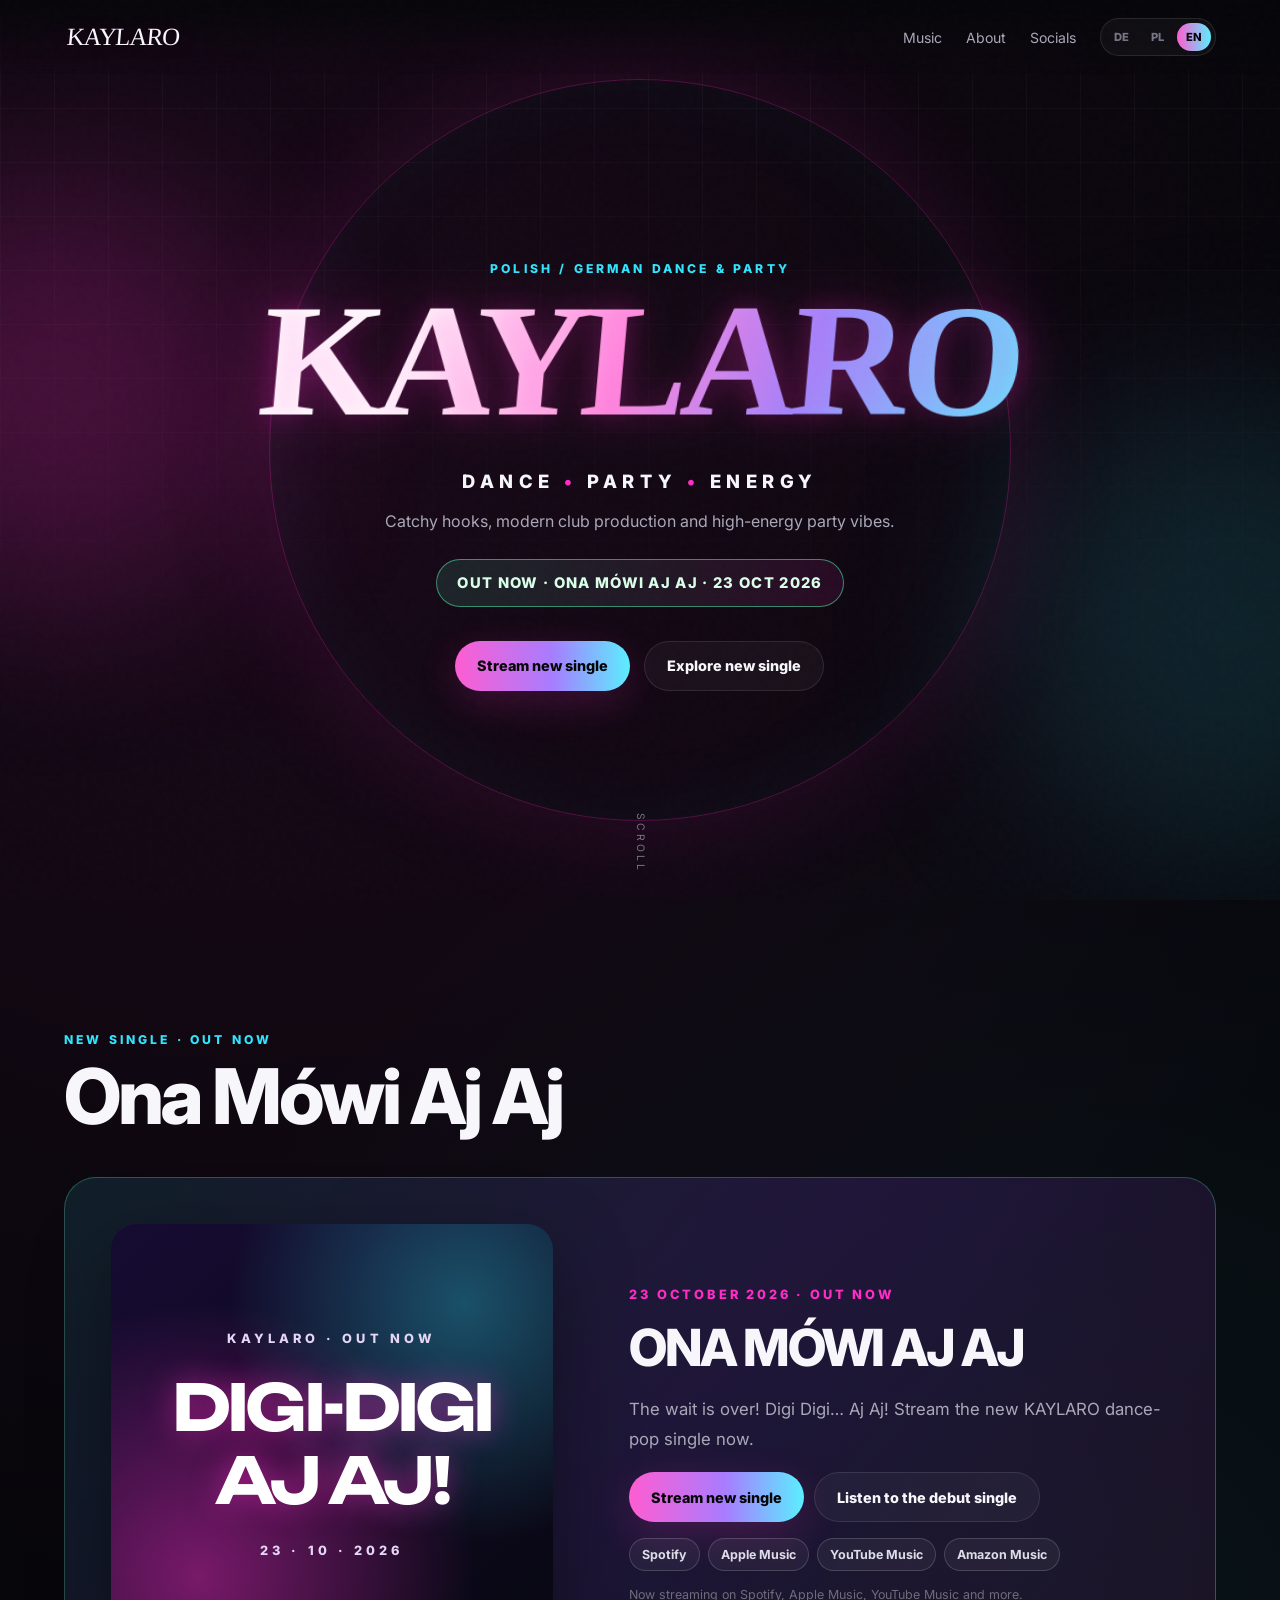
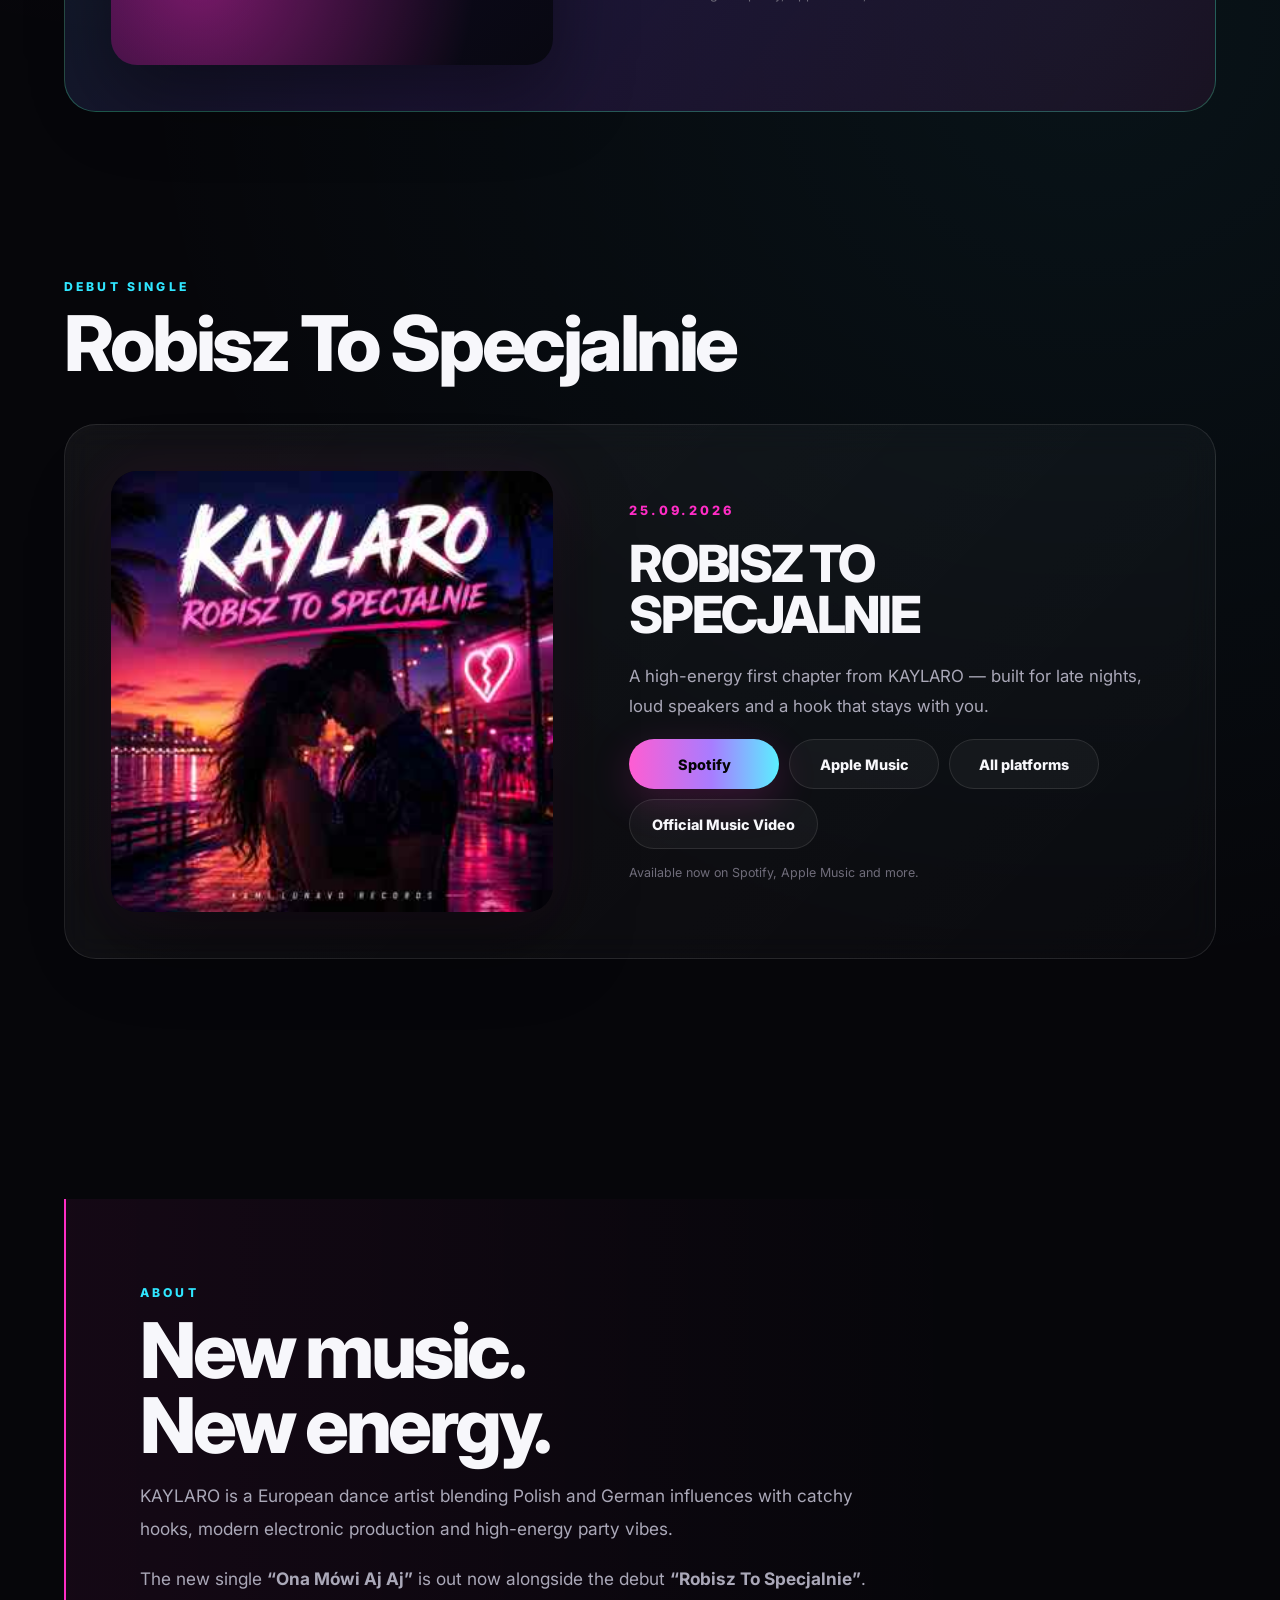
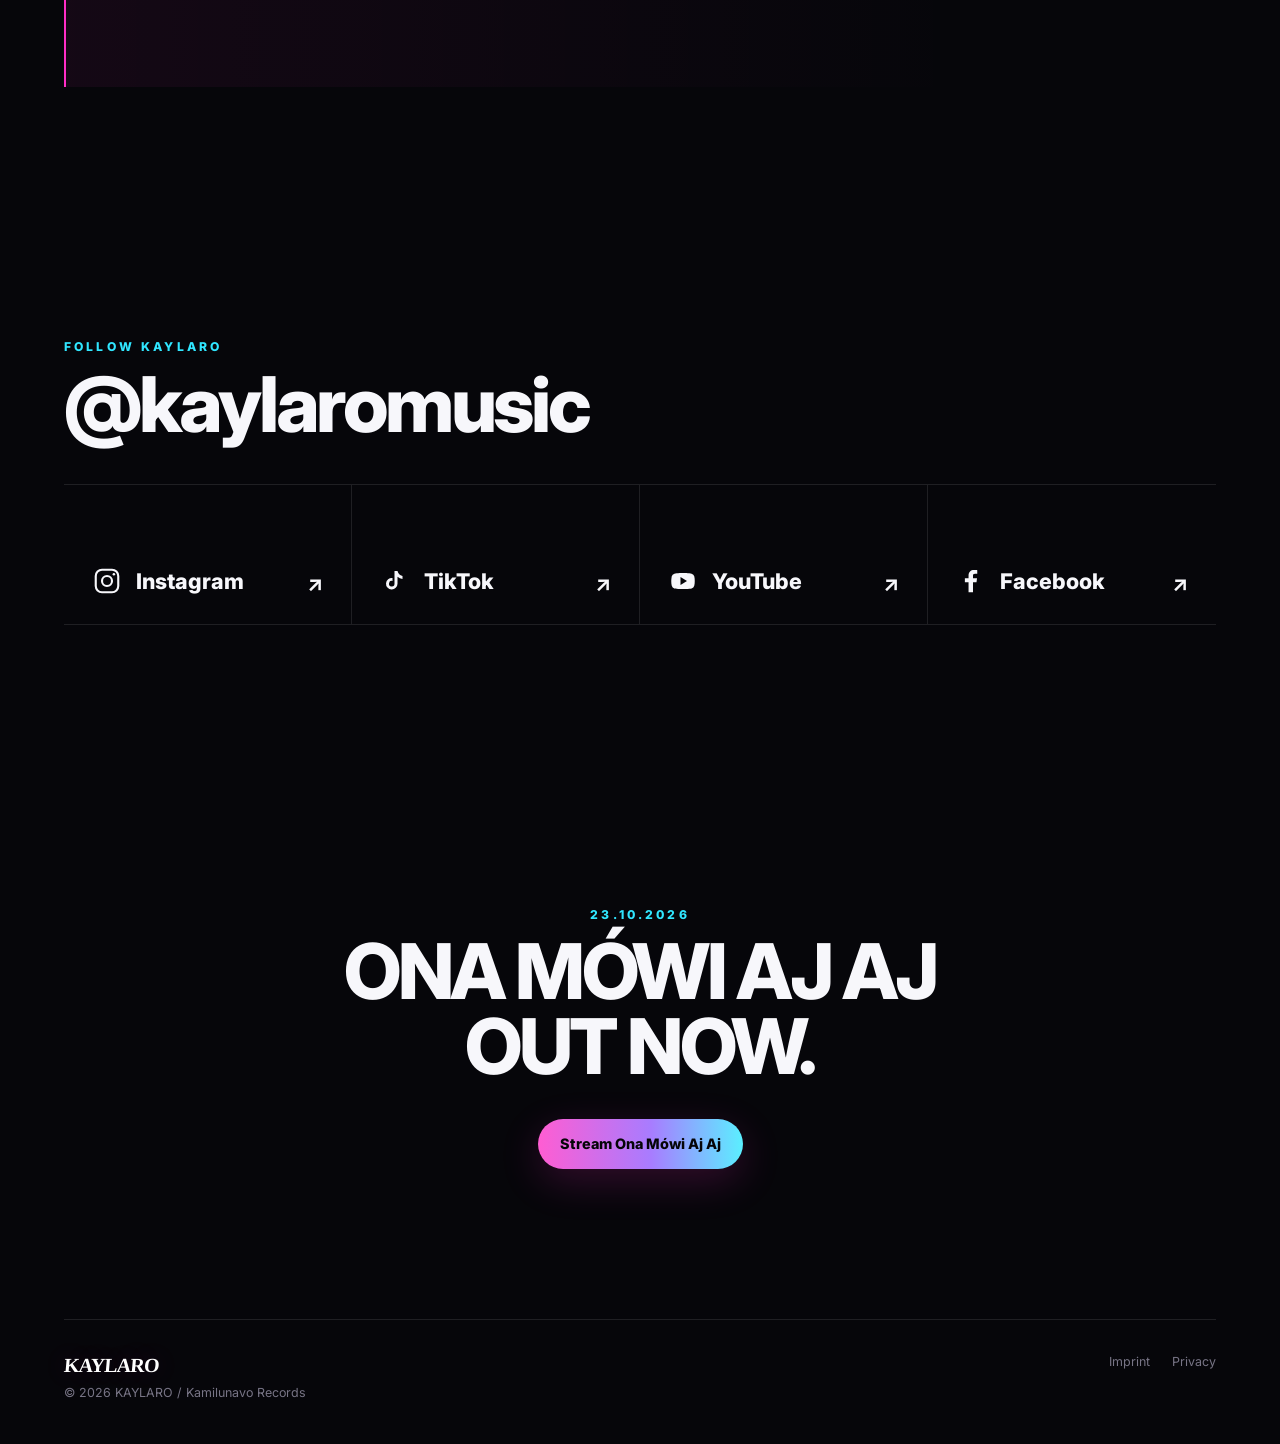
<file: index.html>
<!doctype html>
<html lang="en">
<head>
  <meta charset="utf-8">
  <meta name="viewport" content="width=device-width, initial-scale=1">
  <meta name="theme-color" content="#07070b">
  <meta name="description" content="KAYLARO — Polish dance-pop & party music. Ona Mówi Aj Aj is OUT NOW — listen on Spotify, Apple Music, YouTube Music and more.">
  <meta property="og:title" content="KAYLARO — Dance • Party • Energy">
  <meta property="og:description" content="KAYLARO — Ona Mówi Aj Aj is OUT NOW! Digi Digi Aj Aj — stream the new single today.">
  <meta property="og:type" content="website">
  <meta property="og:url" content="https://kaylaromusic.com/">
  <title>KAYLARO — Dance • Party • Energy</title>
  <link rel="preconnect" href="https://fonts.googleapis.com">
  <link rel="preconnect" href="https://fonts.gstatic.com" crossorigin>
  <link href="https://fonts.googleapis.com/css2?family=Inter:wght@400;500;600;700;800&family=Permanent+Marker&family=Unbounded:wght@600;700;800&display=swap" rel="stylesheet">
  <link rel="stylesheet" href="styles.css?v=20261023">
</head>
<body>
  <div class="noise" aria-hidden="true"></div>

  <header class="site-header">
    <a class="brand logo-brush" href="#top" aria-label="KAYLARO home">KAYLARO</a>
    <div class="header-right">
      <nav class="nav" aria-label="Main navigation">
        <a href="#music" data-i18n="navMusic">Music</a>
        <a href="#about" data-i18n="navAbout">About</a>
        <a href="#socials" data-i18n="navSocials">Socials</a>
      </nav>
      <div class="language-switch" aria-label="Language">
        <button type="button" data-lang="de">DE</button>
        <button type="button" data-lang="pl">PL</button>
        <button type="button" data-lang="en">EN</button>
      </div>
    </div>
  </header>

  <main id="top">
    <section class="hero">
      <div class="hero-glow hero-glow-a"></div>
      <div class="hero-glow hero-glow-b"></div>
      <div class="grid" aria-hidden="true"></div>

      <div class="hero-content reveal">
        <p class="eyebrow" data-i18n="eyebrow">POLISH / GERMAN DANCE & PARTY</p>
        <h1 class="logo-brush">KAYLARO</h1>
        <p class="tagline">DANCE <span>•</span> PARTY <span>•</span> ENERGY</p>
        <p class="hero-copy" data-i18n="heroCopy">Catchy hooks, modern club production and high-energy party vibes.</p>
        <p class="hero-upcoming" data-i18n="heroUpcoming">OUT NOW · ONA MÓWI AJ AJ · 23 OCT 2026</p>
        <div class="hero-actions">
          <a class="button button-primary" href="https://distrokid.com/hyperfollow/kaylaro/ona-mwi-aj-aj" target="_blank" rel="noopener noreferrer" data-i18n="listenDebut">Listen now</a>
          <a class="button button-secondary" href="#upcoming" data-i18n="discover">New single details</a>
        </div>
      </div>

      <a class="scroll-cue" href="#upcoming" aria-label="Scroll to next release" data-i18n="scroll">SCROLL</a>
    </section>

    <section class="upcoming section" id="upcoming">
      <div class="section-heading reveal">
        <p class="kicker" data-i18n="upcomingLabel">NEW SINGLE · OUT NOW</p>
        <h2>Ona Mówi Aj Aj</h2>
      </div>
      <div class="upcoming-card reveal">
        <div class="upcoming-art" aria-label="Ona Mówi Aj Aj — new single">
          <span class="upcoming-art-small">KAYLARO · OUT NOW</span>
          <strong>DIGI-DIGI<br>AJ AJ!</strong>
          <span class="upcoming-art-date">23 · 10 · 2026</span>
        </div>
        <div class="release-info">
          <p class="release-date" data-i18n="upcomingDate">23 OCTOBER 2026 · OUT NOW</p>
          <h3>ONA MÓWI AJ AJ</h3>
          <p data-i18n="upcomingCopy">The wait is over! Digi Digi… Aj Aj! Stream the new KAYLARO dance-pop single now.</p>
          <div class="streaming-links">
            <a class="button button-primary" href="https://distrokid.com/hyperfollow/kaylaro/ona-mwi-aj-aj" target="_blank" rel="noopener noreferrer" data-i18n="followRelease">Stream new single</a>
            <a class="button button-secondary" href="#music" data-i18n="listenCurrent">Listen to the debut single</a>
          </div>
          <div class="release-platforms" aria-label="Available music services"><span>Spotify</span><span>Apple Music</span><span>YouTube Music</span><span>Amazon Music</span></div>
          <p class="microcopy" data-i18n="upcomingNote">Now streaming on Spotify, Apple Music, YouTube Music and more.</p>
        </div>
      </div>
    </section>

    <section class="release section" id="music">
      <div class="section-heading reveal">
        <p class="kicker" data-i18n="debutSingle">DEBUT SINGLE</p>
        <h2>Robisz To Specjalnie</h2>
      </div>

      <div class="release-card reveal">
        <div class="cover cover-real">
          <img src="[data-uri]" alt="KAYLARO — Robisz To Specjalnie cover">
        </div>
        <div class="release-info">
          <p class="release-date">25.09.2026</p>
          <h3>ROBISZ TO SPECJALNIE</h3>
          <p data-i18n="releaseCopy">A high-energy first chapter from KAYLARO — built for late nights, loud speakers and a hook that stays with you.</p>
          <div class="streaming-links">
            <a class="button button-primary" href="https://open.spotify.com/intl-de/track/2t96qWbnBcPGl6YbeKv056?si=1fbdd401dd6b4bc0" target="_blank" rel="noopener noreferrer" data-i18n="spotify">Spotify</a>
            <a class="button button-secondary" href="https://music.apple.com/de/album/robisz-to-specjalnie/6807611992?i=6807611993" target="_blank" rel="noopener noreferrer" data-i18n="appleMusic">Apple Music</a>
            <a class="button button-secondary" href="https://distrokid.com/hyperfollow/kaylaro/robisz-to-specjalnie" target="_blank" rel="noopener noreferrer" data-i18n="allPlatforms">All platforms</a>
            <a class="button button-secondary" href="https://youtu.be/-U8qtlFfJmU" target="_blank" rel="noopener noreferrer" data-i18n="officialVideo">Official Music Video</a>
          </div>
          <p class="microcopy" data-i18n="streamingNow">Available now on Spotify, Apple Music and more.</p>
        </div>
      </div>
    </section>

    <section class="about section" id="about">
      <div class="about-panel reveal">
        <p class="kicker" data-i18n="aboutLabel">ABOUT</p>
        <h2 data-i18n-html="aboutTitle">New music.<br>New energy.</h2>
        <p data-i18n="aboutCopy">KAYLARO is a European dance artist blending Polish and German influences with catchy hooks, modern electronic production and high-energy party vibes.</p>
        <p data-i18n-html="aboutRelease">The new single <strong>“Ona Mówi Aj Aj”</strong> is out now alongside the debut <strong>“Robisz To Specjalnie”</strong>.</p>
      </div>
    </section>

    <section class="socials section" id="socials">
      <div class="section-heading reveal">
        <p class="kicker" data-i18n="follow">FOLLOW KAYLARO</p>
        <h2>@kaylaromusic</h2>
      </div>
      <div class="social-grid reveal">
        <a href="https://www.instagram.com/kaylaromusic" target="_blank" rel="noopener noreferrer">
          <div class="social-name"><svg viewBox="0 0 24 24" aria-hidden="true"><rect x="3" y="3" width="18" height="18" rx="5"/><circle cx="12" cy="12" r="4"/><circle cx="17.5" cy="6.5" r="1" class="fill"/></svg><span>Instagram</span></div><b>↗</b>
        </a>
        <a href="https://www.tiktok.com/@kaylaromusic" target="_blank" rel="noopener noreferrer">
          <div class="social-name"><svg viewBox="0 0 24 24" aria-hidden="true"><path d="M14 4v10.1a4.6 4.6 0 1 1-4-4.55V12a2.2 2.2 0 1 0 1.6 2.1V4h2.4c.55 2.15 1.8 3.45 4 3.9v2.4A7.2 7.2 0 0 1 14 8.6"/></svg><span>TikTok</span></div><b>↗</b>
        </a>
        <a href="https://www.youtube.com/@kaylaromusic" target="_blank" rel="noopener noreferrer">
          <div class="social-name"><svg viewBox="0 0 24 24" aria-hidden="true"><path d="M21 8.2a3 3 0 0 0-2.1-2.1C17 5.6 12 5.6 12 5.6s-5 0-6.9.5A3 3 0 0 0 3 8.2 31 31 0 0 0 2.6 12c0 1.3.1 2.6.4 3.8a3 3 0 0 0 2.1 2.1c1.9.5 6.9.5 6.9.5s5 0 6.9-.5a3 3 0 0 0 2.1-2.1c.3-1.2.4-2.5.4-3.8s-.1-2.6-.4-3.8Z"/><path class="fill-dark" d="m10 15.2 5.2-3.2L10 8.8Z"/></svg><span>YouTube</span></div><b>↗</b>
        </a>
        <a href="https://www.facebook.com/profile.php?id=61594863861682" target="_blank" rel="noopener noreferrer">
          <div class="social-name"><svg viewBox="0 0 24 24" aria-hidden="true"><path d="M13.6 21v-8h2.8l.42-3.18H13.6V7.8c0-.92.26-1.55 1.62-1.55H17V3.4c-.31-.04-1.37-.13-2.61-.13-2.58 0-4.35 1.58-4.35 4.47v2.08H7.1V13h2.94v8h3.56Z"/></svg><span>Facebook</span></div><b>↗</b>
        </a>
      </div>
    </section>

    <section class="final-cta section reveal">
      <p class="kicker">23.10.2026</p>
      <h2 data-i18n-html="coming">ONA MÓWI AJ AJ<br>OUT NOW.</h2>
      <a class="button button-primary" href="https://distrokid.com/hyperfollow/kaylaro/ona-mwi-aj-aj" target="_blank" rel="noopener noreferrer" data-i18n="listenTrack">Stream Ona Mówi Aj Aj</a>
    </section>
  </main>

  <footer>
    <div><strong class="logo-brush">KAYLARO</strong><span>© 2026 KAYLARO / Kamilunavo Records</span></div>
    <div class="footer-links">
      <a href="impressum.html" data-i18n="imprint">Imprint</a>
      <a href="privacy.html" data-i18n="privacy">Privacy</a>
    </div>
  </footer>

  <script src="script.js?v=20261023"></script>
</body>
</html>
</file>
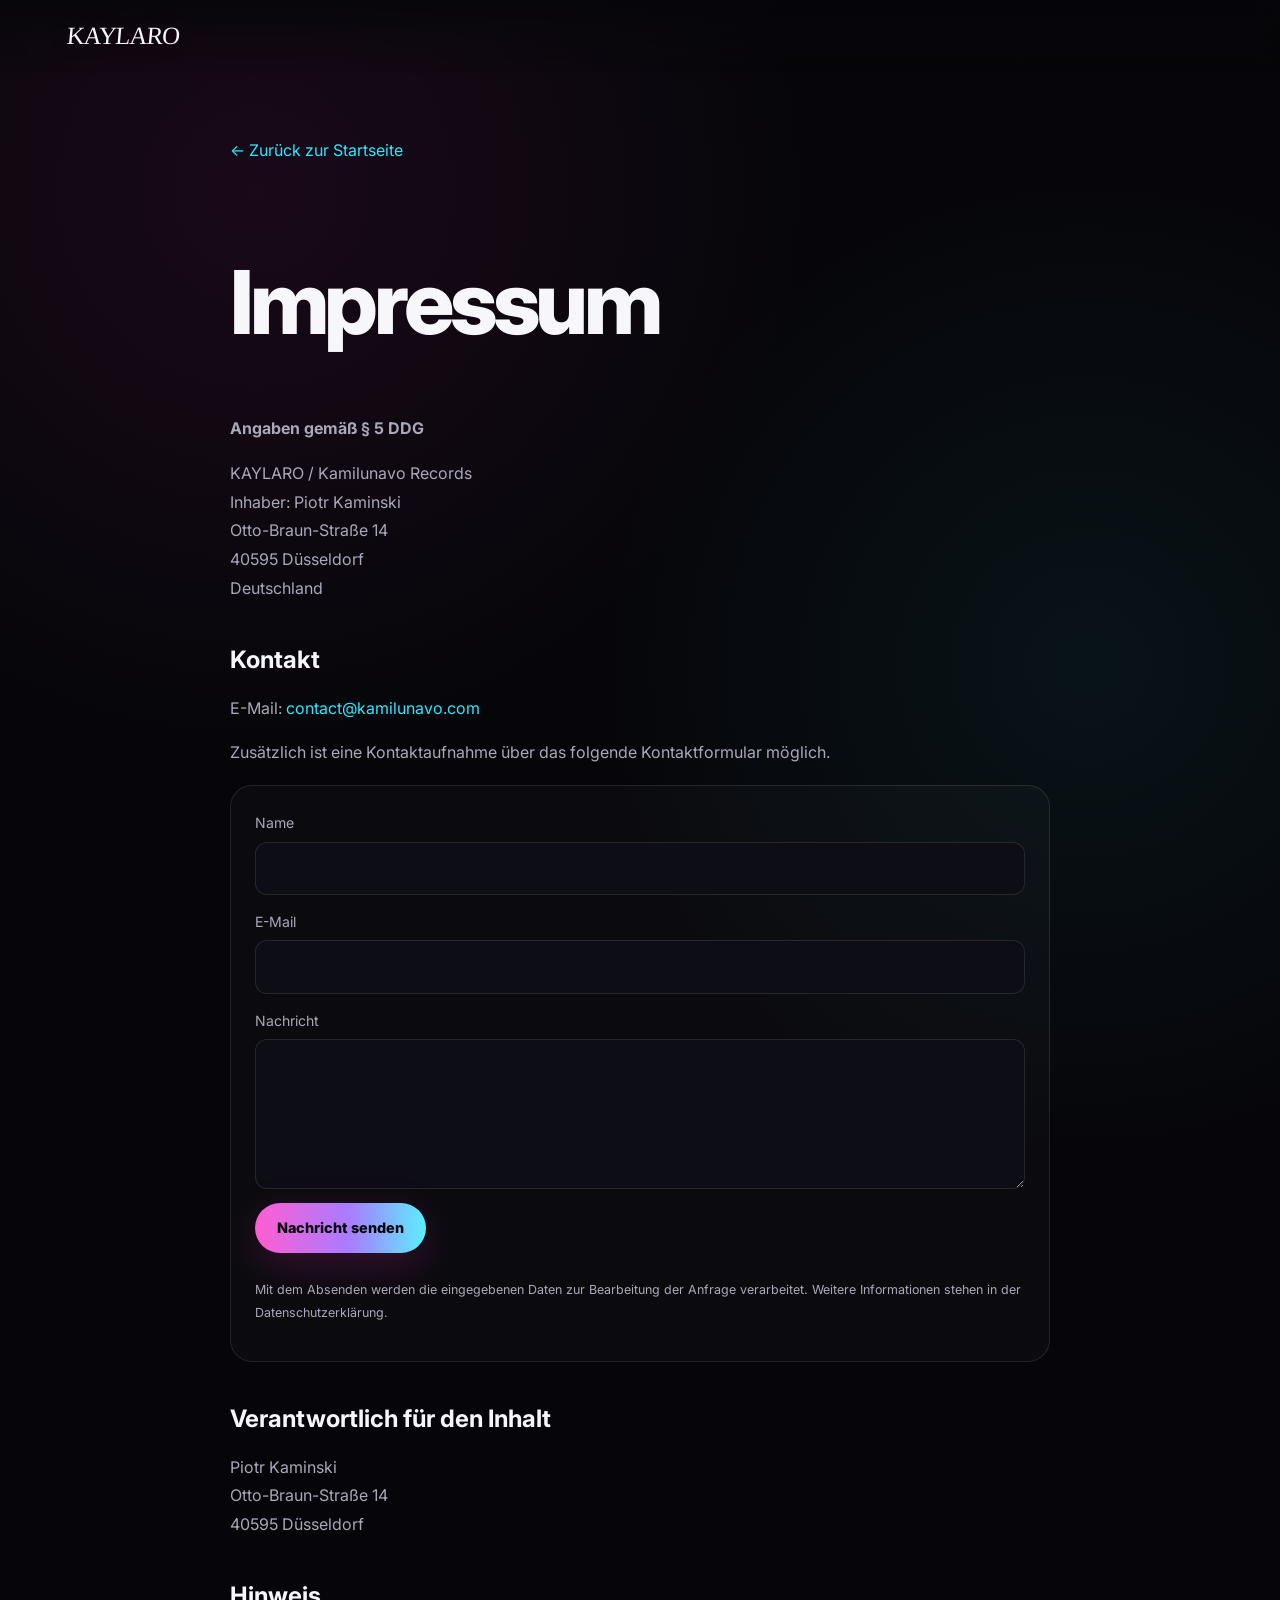
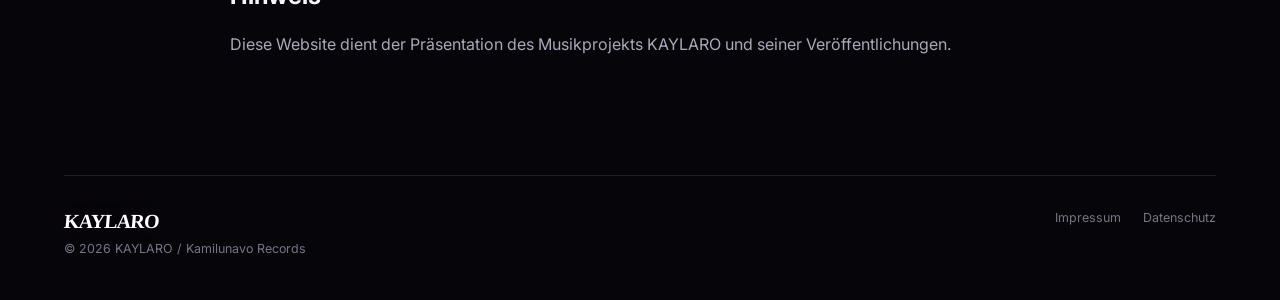
<file: impressum.html>
<!doctype html>
<html lang="de">
<head>
  <meta charset="utf-8">
  <meta name="viewport" content="width=device-width, initial-scale=1">
  <meta name="robots" content="noindex">
  <title>Impressum — KAYLARO</title>
  <link rel="preconnect" href="https://fonts.googleapis.com">
  <link rel="preconnect" href="https://fonts.gstatic.com" crossorigin>
  <link href="https://fonts.googleapis.com/css2?family=Inter:wght@400;500;600;700&family=Permanent+Marker&family=Unbounded:wght@600;700;800&display=swap" rel="stylesheet">
  <link rel="stylesheet" href="styles.css">
</head>
<body>
  <header class="site-header"><a class="brand logo-brush" href="index.html">KAYLARO</a></header>
  <main class="legal">
    <a class="back-link" href="index.html">← Zurück zur Startseite</a>
    <h1>Impressum</h1>
    <p><strong>Angaben gemäß § 5 DDG</strong></p>
    <p>KAYLARO / Kamilunavo Records<br>
    Inhaber: Piotr Kaminski<br>
    Otto-Braun-Straße 14<br>
    40595 Düsseldorf<br>
    Deutschland</p>

    <h2>Kontakt</h2>
    <p>E-Mail: <a href="mailto:contact@kamilunavo.com">contact@kamilunavo.com</a></p>
    <p>Zusätzlich ist eine Kontaktaufnahme über das folgende Kontaktformular möglich.</p>

    <form class="contact-form" action="https://formsubmit.co/contact@kamilunavo.com" method="POST">
      <input type="hidden" name="_subject" value="Kontakt über kaylaromusic.com">
      <input type="hidden" name="_captcha" value="false">
      <input type="hidden" name="_template" value="table">
      <label>Name
        <input type="text" name="name" autocomplete="name" required>
      </label>
      <label>E-Mail
        <input type="email" name="email" autocomplete="email" required>
      </label>
      <label>Nachricht
        <textarea name="message" required></textarea>
      </label>
      <button class="button button-primary" type="submit">Nachricht senden</button>
      <p class="form-note">Mit dem Absenden werden die eingegebenen Daten zur Bearbeitung der Anfrage verarbeitet. Weitere Informationen stehen in der Datenschutzerklärung.</p>
    </form>

    <h2>Verantwortlich für den Inhalt</h2>
    <p>Piotr Kaminski<br>Otto-Braun-Straße 14<br>40595 Düsseldorf</p>

    <h2>Hinweis</h2>
    <p>Diese Website dient der Präsentation des Musikprojekts KAYLARO und seiner Veröffentlichungen.</p>
  </main>
  <footer><div><strong class="logo-brush">KAYLARO</strong><span>© 2026 KAYLARO / Kamilunavo Records</span></div><div class="footer-links"><a href="impressum.html">Impressum</a><a href="privacy.html">Datenschutz</a></div></footer>
</body>
</html>
</file>
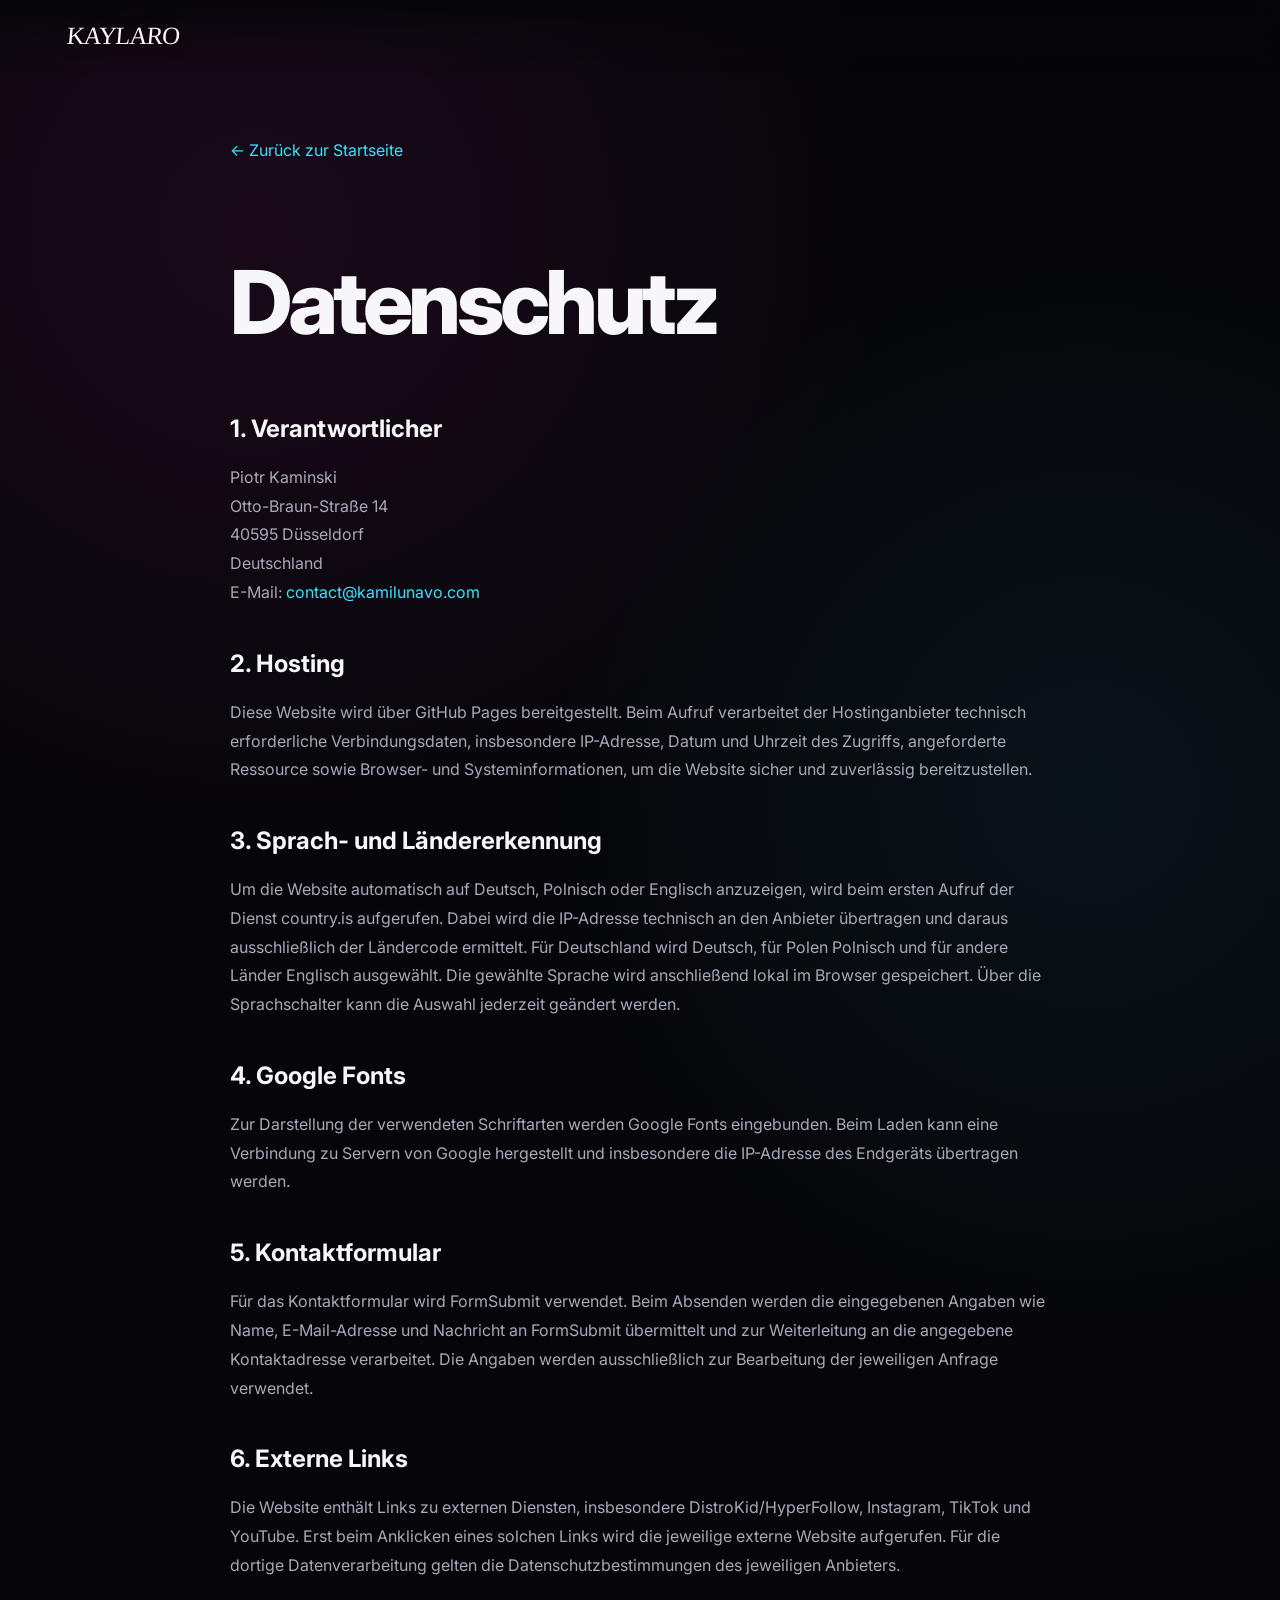
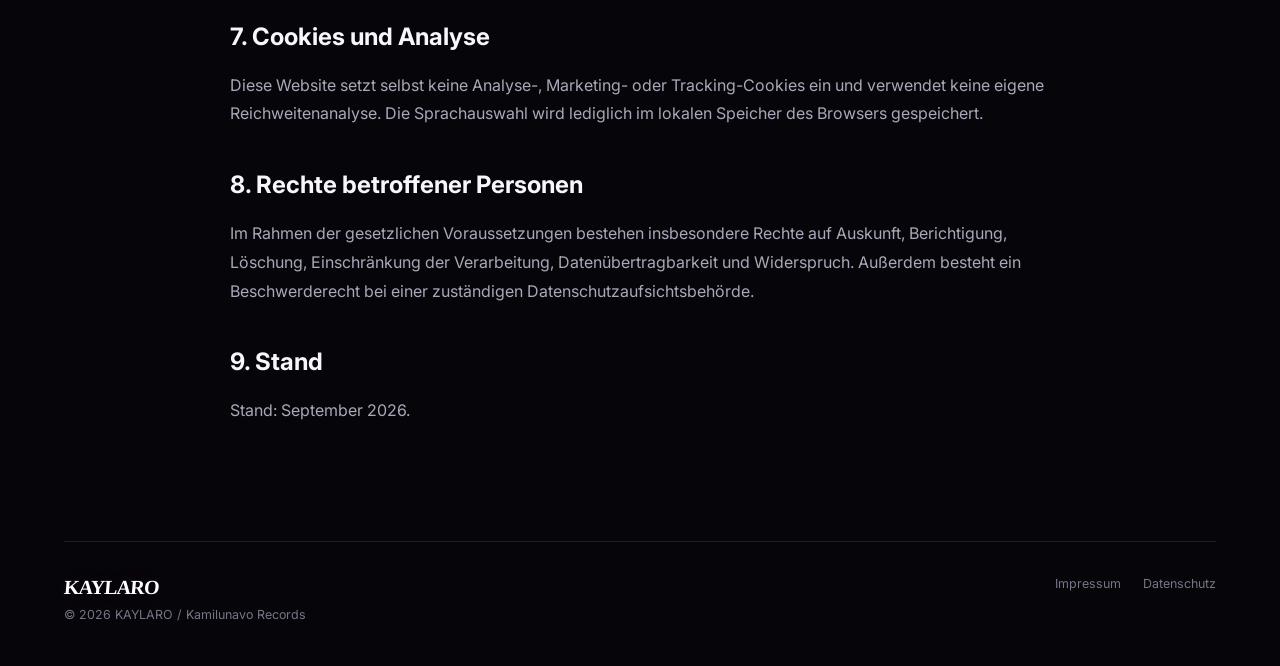
<file: privacy.html>
<!doctype html>
<html lang="de">
<head>
  <meta charset="utf-8">
  <meta name="viewport" content="width=device-width, initial-scale=1">
  <meta name="robots" content="noindex">
  <title>Datenschutz — KAYLARO</title>
  <link rel="preconnect" href="https://fonts.googleapis.com">
  <link rel="preconnect" href="https://fonts.gstatic.com" crossorigin>
  <link href="https://fonts.googleapis.com/css2?family=Inter:wght@400;500;600;700&family=Permanent+Marker&family=Unbounded:wght@600;700;800&display=swap" rel="stylesheet">
  <link rel="stylesheet" href="styles.css">
</head>
<body>
  <header class="site-header"><a class="brand logo-brush" href="index.html">KAYLARO</a></header>
  <main class="legal">
    <a class="back-link" href="index.html">← Zurück zur Startseite</a>
    <h1>Datenschutz</h1>

    <h2>1. Verantwortlicher</h2>
    <p>Piotr Kaminski<br>Otto-Braun-Straße 14<br>40595 Düsseldorf<br>Deutschland<br>E-Mail: <a href="mailto:contact@kamilunavo.com">contact@kamilunavo.com</a></p>

    <h2>2. Hosting</h2>
    <p>Diese Website wird über GitHub Pages bereitgestellt. Beim Aufruf verarbeitet der Hostinganbieter technisch erforderliche Verbindungsdaten, insbesondere IP-Adresse, Datum und Uhrzeit des Zugriffs, angeforderte Ressource sowie Browser- und Systeminformationen, um die Website sicher und zuverlässig bereitzustellen.</p>

    <h2>3. Sprach- und Ländererkennung</h2>
    <p>Um die Website automatisch auf Deutsch, Polnisch oder Englisch anzuzeigen, wird beim ersten Aufruf der Dienst country.is aufgerufen. Dabei wird die IP-Adresse technisch an den Anbieter übertragen und daraus ausschließlich der Ländercode ermittelt. Für Deutschland wird Deutsch, für Polen Polnisch und für andere Länder Englisch ausgewählt. Die gewählte Sprache wird anschließend lokal im Browser gespeichert. Über die Sprachschalter kann die Auswahl jederzeit geändert werden.</p>

    <h2>4. Google Fonts</h2>
    <p>Zur Darstellung der verwendeten Schriftarten werden Google Fonts eingebunden. Beim Laden kann eine Verbindung zu Servern von Google hergestellt und insbesondere die IP-Adresse des Endgeräts übertragen werden.</p>

    <h2>5. Kontaktformular</h2>
    <p>Für das Kontaktformular wird FormSubmit verwendet. Beim Absenden werden die eingegebenen Angaben wie Name, E-Mail-Adresse und Nachricht an FormSubmit übermittelt und zur Weiterleitung an die angegebene Kontaktadresse verarbeitet. Die Angaben werden ausschließlich zur Bearbeitung der jeweiligen Anfrage verwendet.</p>

    <h2>6. Externe Links</h2>
    <p>Die Website enthält Links zu externen Diensten, insbesondere DistroKid/HyperFollow, Instagram, TikTok und YouTube. Erst beim Anklicken eines solchen Links wird die jeweilige externe Website aufgerufen. Für die dortige Datenverarbeitung gelten die Datenschutzbestimmungen des jeweiligen Anbieters.</p>

    <h2>7. Cookies und Analyse</h2>
    <p>Diese Website setzt selbst keine Analyse-, Marketing- oder Tracking-Cookies ein und verwendet keine eigene Reichweitenanalyse. Die Sprachauswahl wird lediglich im lokalen Speicher des Browsers gespeichert.</p>

    <h2>8. Rechte betroffener Personen</h2>
    <p>Im Rahmen der gesetzlichen Voraussetzungen bestehen insbesondere Rechte auf Auskunft, Berichtigung, Löschung, Einschränkung der Verarbeitung, Datenübertragbarkeit und Widerspruch. Außerdem besteht ein Beschwerderecht bei einer zuständigen Datenschutzaufsichtsbehörde.</p>

    <h2>9. Stand</h2>
    <p>Stand: September 2026.</p>
  </main>
  <footer><div><strong class="logo-brush">KAYLARO</strong><span>© 2026 KAYLARO / Kamilunavo Records</span></div><div class="footer-links"><a href="impressum.html">Impressum</a><a href="privacy.html">Datenschutz</a></div></footer>
</body>
</html>
</file>
<file: styles.css>
:root {
  --bg: #06060a;
  --panel: rgba(15, 15, 24, .78);
  --text: #f7f7fb;
  --muted: #aaa8b8;
  --pink: #ff2dc6;
  --violet: #8d49ff;
  --cyan: #30e6ff;
  --line: rgba(255,255,255,.10);
  --max: 1180px;
}
* { box-sizing: border-box; }
html { scroll-behavior: smooth; }
body {
  margin: 0;
  background:
    radial-gradient(circle at 20% 10%, rgba(255,45,198,.08), transparent 28%),
    radial-gradient(circle at 85% 35%, rgba(48,230,255,.06), transparent 30%),
    var(--bg);
  color: var(--text);
  font-family: Inter, system-ui, -apple-system, BlinkMacSystemFont, "Segoe UI", sans-serif;
  -webkit-font-smoothing: antialiased;
  text-rendering: optimizeLegibility;
  overflow-x: hidden;
}
a { color: inherit; text-decoration: none; }
button { font: inherit; }
.noise { position: fixed; inset: 0; pointer-events: none; opacity: .035; z-index: 30; background-image: url("data:image/svg+xml,%3Csvg viewBox='0 0 180 180' xmlns='http://www.w3.org/2000/svg'%3E%3Cfilter id='n'%3E%3CfeTurbulence type='fractalNoise' baseFrequency='.9' numOctaves='4' stitchTiles='stitch'/%3E%3C/filter%3E%3Crect width='100%25' height='100%25' filter='url(%23n)' opacity='.5'/%3E%3C/svg%3E"); }
.site-header { position: fixed; top: 0; left: 0; width: 100%; z-index: 20; display: flex; align-items: center; justify-content: space-between; padding: 18px 5vw; background: linear-gradient(to bottom, rgba(6,6,10,.9), rgba(6,6,10,.35), transparent); backdrop-filter: blur(10px); }
.header-right { display:flex; align-items:center; gap:24px; }
.logo-brush { font-family: "Permanent Marker", cursive; letter-spacing: -.04em; transform: skew(-5deg); text-shadow: 0 0 26px rgba(255,45,198,.18); }
.brand { font-size: 1.55rem; line-height:1; padding: 6px 3px; }
.nav { display: flex; gap: 24px; }
.nav a { color: var(--muted); font-size: .88rem; transition: .2s; }
.nav a:hover { color: white; }
.language-switch { display:flex; gap:4px; padding:4px; border:1px solid var(--line); border-radius:999px; background:rgba(255,255,255,.035); }
.language-switch button { border:0; color:#777485; background:transparent; border-radius:999px; padding:7px 9px; font-size:.7rem; font-weight:800; cursor:pointer; }
.language-switch button.is-active { color:#050508; background:linear-gradient(90deg,#ff5dd2,#5befff); }
.hero { min-height: 100svh; display: grid; place-items: center; position: relative; isolation: isolate; padding: 120px 6vw 80px; overflow: hidden; }
.grid { position: absolute; inset: 0; z-index: -3; background-image: linear-gradient(rgba(255,255,255,.035) 1px, transparent 1px), linear-gradient(90deg, rgba(255,255,255,.035) 1px, transparent 1px); background-size: 54px 54px; mask-image: linear-gradient(to bottom, black, transparent 85%); }
.hero::after { content: ""; position: absolute; width: 740px; height: 740px; border-radius: 50%; border: 1px solid rgba(255,45,198,.26); box-shadow: 0 0 120px rgba(255,45,198,.12), inset 0 0 100px rgba(48,230,255,.04); z-index: -2; }
.hero-glow { position:absolute; border-radius:50%; filter: blur(90px); z-index:-4; }
.hero-glow-a { width: 420px; height: 420px; background: rgba(255,45,198,.20); left: -160px; top: 20%; }
.hero-glow-b { width: 460px; height: 460px; background: rgba(48,230,255,.12); right: -180px; bottom: 5%; }
.hero-content { text-align: center; max-width: 980px; overflow: visible; }
.eyebrow, .kicker { font-size: .76rem; font-weight: 800; letter-spacing: .26em; color: var(--cyan); }
.hero h1 { margin: 10px auto 0; width: fit-content; max-width: 100%; padding: 0 .09em .1em; font-size: clamp(5rem, 13vw, 10rem); line-height: .92; color:#fff; background: linear-gradient(105deg, #fff 20%, #ff8fdf 48%, #9d8cff 70%, #63ecff); -webkit-background-clip:text; background-clip:text; color:transparent; filter: drop-shadow(0 0 24px rgba(255,45,198,.24)); white-space:nowrap; }
.tagline { margin: 18px 0 16px; font-weight: 800; letter-spacing: .30em; font-size: clamp(.9rem, 2vw, 1.15rem); }
.tagline span { color: var(--pink); }
.hero-copy { color: var(--muted); max-width: 640px; margin: 0 auto; line-height: 1.7; }
.hero-actions { display:flex; justify-content:center; gap:14px; flex-wrap:wrap; margin-top:34px; }
.button { display:inline-flex; align-items:center; justify-content:center; min-height: 50px; padding: 0 22px; border-radius: 999px; font-weight: 800; font-size: .9rem; border: 1px solid var(--line); transition: transform .2s ease, box-shadow .2s ease, background .2s ease; }
.button:hover { transform: translateY(-2px); }
.button-primary { color: #050508; background: linear-gradient(90deg, #ff5dd2, #a87cff 55%, #5befff); border: none; box-shadow: 0 12px 40px rgba(255,45,198,.18); }
.button-secondary { background: rgba(255,255,255,.04); }
.scroll-cue { position:absolute; bottom:28px; font-size:.65rem; letter-spacing:.28em; color:#777485; writing-mode: vertical-rl; }
.section { width:min(var(--max), calc(100% - 10vw)); margin:0 auto; padding:120px 0; }
.section-heading { margin-bottom:42px; }
.section-heading h2, .about h2, .final-cta h2 {
  font-family: Inter, system-ui, -apple-system, BlinkMacSystemFont, "Segoe UI", sans-serif;
  font-weight: 800;
  font-size: clamp(2.2rem, 6vw, 5rem);
  line-height: .98;
  letter-spacing: -.045em;
  margin: 10px 0 0;
  text-shadow: none;
  filter: none;
}
.release-card { display:grid; grid-template-columns:minmax(280px, .9fr) 1.1fr; gap: clamp(30px, 6vw, 80px); align-items:center; padding: clamp(22px, 4vw, 46px); border:1px solid var(--line); border-radius:32px; background: linear-gradient(135deg, rgba(255,255,255,.055), rgba(255,255,255,.018)); backdrop-filter: blur(16px); }
.cover { aspect-ratio:1; border-radius:26px; overflow:hidden; box-shadow: 0 30px 80px rgba(0,0,0,.42), 0 0 50px rgba(255,45,198,.08); background:#09090f; }
.cover-real img { width:100%; height:100%; display:block; object-fit:cover; }
.release-date { color:var(--pink); font-weight:800; letter-spacing:.22em; font-size:.8rem; }
.release-info h3 {
  font-family: Inter, system-ui, -apple-system, BlinkMacSystemFont, "Segoe UI", sans-serif;
  font-weight:800;
  font-size:clamp(1.8rem,4vw,3.6rem);
  margin:.4em 0;
  letter-spacing:-.045em;
  line-height:1;
  text-shadow:none;
  filter:none;
}
.release-info > p:not(.release-date):not(.microcopy) { color:var(--muted); line-height:1.8; font-size:1.05rem; max-width:620px; }
.release-info .button { margin-top:18px; }
.streaming-links { display:flex; flex-wrap:wrap; gap:10px; margin-top:18px; }
.streaming-links .button { margin-top:0; min-width:150px; }
.microcopy { color:#6f6c7a; font-size:.78rem; margin-top:16px; }
.about-panel { max-width:900px; padding: clamp(30px,6vw,74px); border-left:2px solid var(--pink); background: linear-gradient(90deg, rgba(255,45,198,.06), transparent); }
.about-panel > p:not(.kicker) { color:var(--muted); line-height:1.9; font-size:1.08rem; max-width:760px; }
.social-grid { display:grid; grid-template-columns:repeat(4,1fr); border-top:1px solid var(--line); }
.social-grid a { min-height:140px; padding:28px; border-right:1px solid var(--line); border-bottom:1px solid var(--line); display:flex; justify-content:space-between; align-items:flex-end; font-family:Inter, system-ui, sans-serif; font-weight:800; font-size:clamp(1rem,2vw,1.35rem); transition:.2s; }
.social-grid a:hover { background:rgba(255,255,255,.04); color:var(--cyan); }
.social-grid a:last-child { border-right:0; }
.social-name { display:flex; align-items:center; gap:14px; }
.social-name svg { width:30px; height:30px; fill:none; stroke:currentColor; stroke-width:1.7; stroke-linecap:round; stroke-linejoin:round; }
.social-name svg .fill { fill:currentColor; stroke:none; }
.social-name svg path:not(.fill-dark) { fill:none; }
.social-grid a:nth-child(2) .social-name svg path, .social-grid a:nth-child(3) .social-name svg path:first-child, .social-grid a:nth-child(4) .social-name svg path { fill:currentColor; stroke:none; }
.social-name svg .fill-dark { fill:var(--bg); stroke:none; }
.final-cta { text-align:center; padding-top:150px; padding-bottom:150px; }
.final-cta .button { margin-top:34px; }
footer { width:min(var(--max), calc(100% - 10vw)); margin:0 auto; padding:34px 0 44px; border-top:1px solid var(--line); display:flex; justify-content:space-between; gap:20px; color:#777485; font-size:.78rem; }
footer > div:first-child { display:flex; flex-direction:column; gap:8px; }
footer strong { color:#fff; font-size:1.25rem; }
.footer-links { display:flex; gap:22px; }
.footer-links a:hover { color:#fff; }
.legal { width:min(820px, calc(100% - 10vw)); margin:0 auto; padding:140px 0 100px; }
.legal h1 { font-family:Inter, system-ui, sans-serif; font-weight:800; font-size:clamp(2.6rem,7vw,5.5rem); letter-spacing:-.05em; }
.legal h2 { margin-top:42px; }
.legal p, .legal li, .legal label { color:var(--muted); line-height:1.8; }
.legal a { color:var(--cyan); }
.back-link { display:inline-block; margin-bottom:30px; color:var(--muted); }
.contact-form { margin-top:18px; display:grid; gap:14px; padding:24px; border:1px solid var(--line); border-radius:22px; background:rgba(255,255,255,.025); }
.contact-form label { display:grid; gap:6px; font-size:.88rem; }
.contact-form input, .contact-form textarea { width:100%; border:1px solid var(--line); border-radius:12px; background:#0d0d15; color:#fff; padding:13px 14px; font:inherit; }
.contact-form textarea { min-height:150px; resize:vertical; }
.contact-form button { justify-self:start; cursor:pointer; }
.form-note { font-size:.78rem; color:#777485; }
.reveal { opacity:0; transform:translateY(24px); transition:opacity .7s ease, transform .7s ease; }
.reveal.is-visible { opacity:1; transform:none; }
@media (max-width: 900px) { .nav { display:none; } .header-right { gap:10px; } .site-header { padding:16px 5vw; } }
@media (max-width: 780px) { .hero::after { width:520px; height:520px; } .hero h1 { font-size: clamp(4.3rem, 20vw, 7rem); } .tagline { letter-spacing:.15em; } .section { padding:88px 0; } .release-card { grid-template-columns:1fr; } .social-grid { grid-template-columns:1fr; } .social-grid a { min-height:100px; border-right:0; } footer { flex-direction:column; } }
@media (max-width: 480px) { .brand { font-size:1.25rem; } .language-switch button { padding:6px 7px; } .hero h1 { font-size:18vw; } }

/* Upcoming single feature, October 2026 */
.hero-upcoming { display:inline-block; margin:24px 0 0; padding:12px 20px; border:1px solid rgba(255,45,198,.40); border-radius:999px; background:rgba(255,45,198,.09); color:#ffe0f7; font-size:clamp(.75rem,1.5vw,.92rem); font-weight:800; letter-spacing:.09em; line-height:1.5; }
.upcoming { padding-bottom:35px; }
.upcoming-card { display:grid; grid-template-columns:minmax(280px,.9fr) 1.1fr; gap:clamp(30px,6vw,80px); align-items:center; padding:clamp(22px,4vw,46px); border:1px solid rgba(255,45,198,.28); border-radius:32px; background:linear-gradient(130deg,rgba(141,73,255,.16),rgba(255,45,198,.06) 65%,rgba(255,255,255,.015)); }
.upcoming-art { aspect-ratio:1; border-radius:26px; display:flex; flex-direction:column; align-items:center; justify-content:center; gap:25px; text-align:center; padding:25px; overflow:hidden; background:radial-gradient(ellipse at 20% 80%,rgba(255,45,198,.44),transparent 55%),radial-gradient(ellipse at 80% 18%,rgba(48,230,255,.32),transparent 47%),linear-gradient(140deg,#160b32,#080811); box-shadow:0 30px 80px rgba(0,0,0,.4); }
.upcoming-art strong { font-family:Unbounded,Inter,sans-serif; font-size:clamp(2.2rem,5vw,4.2rem); line-height:1.15; letter-spacing:-.06em; color:#fff; text-shadow:0 0 30px rgba(255,45,198,.5); }
.upcoming-art-small,.upcoming-art-date { font-size:.8rem; font-weight:800; letter-spacing:.32em; color:#e5d6f5; }
@media(max-width:780px) { .upcoming-card { grid-template-columns:1fr; } .upcoming-art strong { font-size:clamp(2.3rem,11vw,4rem); } }

@media (prefers-reduced-motion: reduce) { * { scroll-behavior:auto !important; animation:none !important; transition:none !important; } .reveal { opacity:1; transform:none; } }

/* October 2026: release feature */
.hero-upcoming{border-color:rgba(76,236,172,.55);background:linear-gradient(90deg,rgba(76,236,172,.13),rgba(255,45,198,.10));color:#daffe9}
.upcoming-card{border-color:rgba(76,236,172,.3);background:linear-gradient(130deg,rgba(48,230,255,.11),rgba(141,73,255,.16),rgba(255,45,198,.07))}
.release-platforms{display:flex;flex-wrap:wrap;gap:8px;margin-top:16px}.release-platforms span{border:1px solid rgba(255,255,255,.16);border-radius:100px;padding:8px 12px;background:rgba(255,255,255,.05);color:#dddde8;font-size:.78rem;font-weight:700}
</file>
